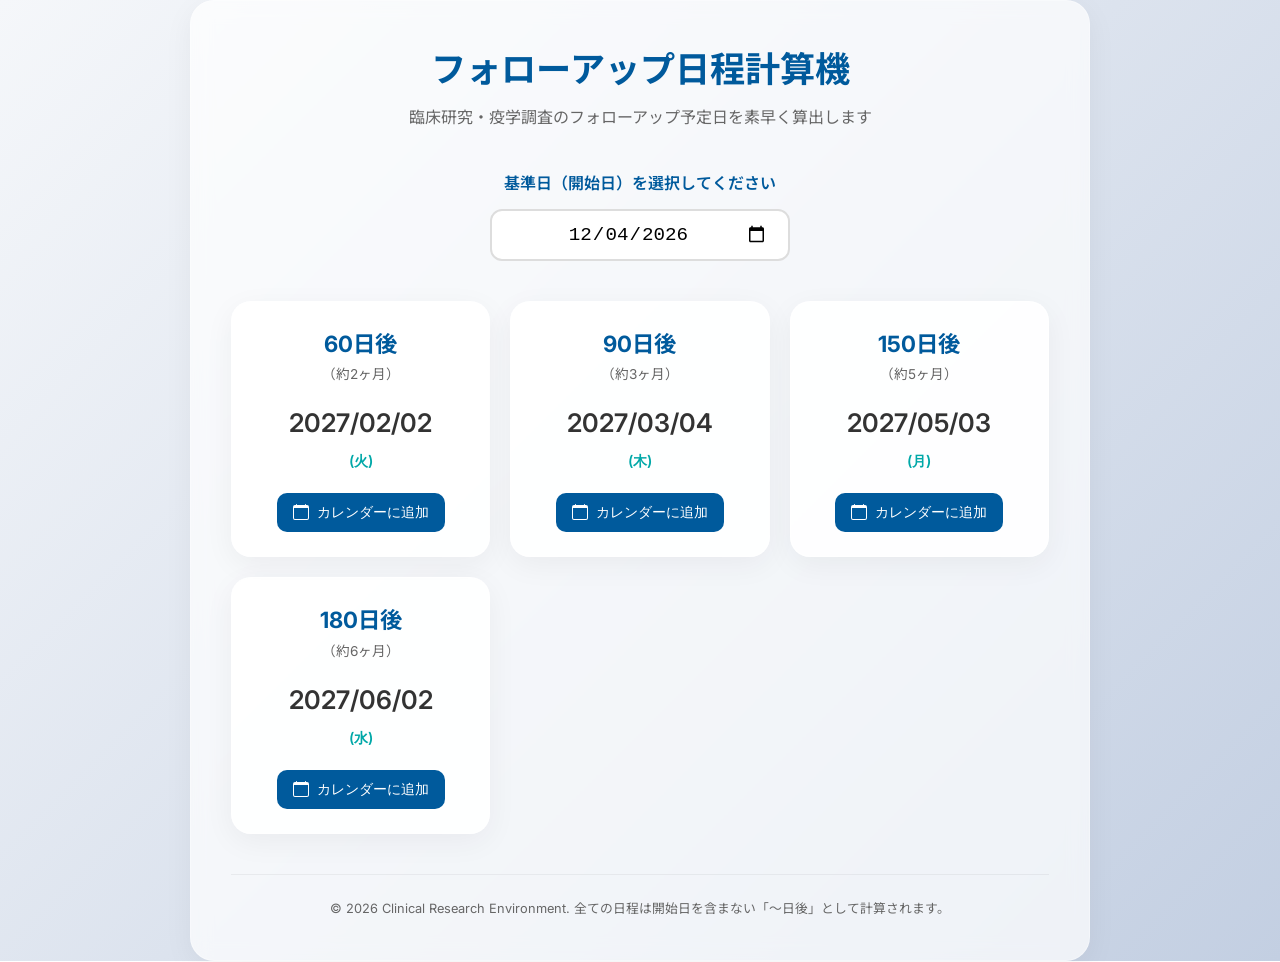
<file: projects/followup-date-calculator/index.html>
<!DOCTYPE html>
<html lang="ja">
<head>
    <meta charset="UTF-8">
    <meta name="viewport" content="width=device-width, initial-scale=1.0">
    <title>フォローアップ日程計算機 | 臨床研究ツール</title>
    <link rel="stylesheet" href="style.css">
    <link rel="preconnect" href="https://fonts.googleapis.com">
    <link rel="preconnect" href="https://fonts.gstatic.com" crossorigin>
    <link href="https://fonts.googleapis.com/css2?family=Inter:wght@400;600&family=Noto+Sans+JP:wght@400;700&display=swap" rel="stylesheet">
</head>
<body>
    <div class="container">
        <header>
            <h1>フォローアップ日程計算機</h1>
            <p class="subtitle">臨床研究・疫学調査のフォローアップ予定日を素早く算出します</p>
        </header>

        <section class="input-section">
            <div class="input-group">
                <label for="startDate">基準日（開始日）を選択してください</label>
                <input type="date" id="startDate" class="date-picker">
            </div>
        </section>

        <section class="results-grid" id="results">
            <!-- 60 Days -->
            <div class="card" data-days="60">
                <div class="card-header">
                    <span class="days-label">60日後</span>
                    <span class="approx-months">（約2ヶ月）</span>
                </div>
                <div class="date-display">
                    <span class="calc-date">----/--/--</span>
                    <span class="day-of-week">(-)</span>
                </div>
                <button class="btn-calendar" onclick="downloadICS(60)">
                    <svg xmlns="http://www.w3.org/2000/svg" width="16" height="16" fill="currentColor" viewBox="0 0 16 16">
                        <path d="M3.5 0a.5.5 0 0 1 .5.5V1h8V.5a.5.5 0 0 1 1 0V1h1a2 2 0 0 1 2 2v11a2 2 0 0 1-2 2H2a2 2 0 0 1-2-2V3a2 2 0 0 1 2-2h1V.5a.5.5 0 0 1 .5-.5zM1 4v10a1 1 0 0 0 1 1h12a1 1 0 0 0 1-1V4H1z"/>
                    </svg>
                    カレンダーに追加
                </button>
            </div>

            <!-- 90 Days -->
            <div class="card" data-days="90">
                <div class="card-header">
                    <span class="days-label">90日後</span>
                    <span class="approx-months">（約3ヶ月）</span>
                </div>
                <div class="date-display">
                    <span class="calc-date">----/--/--</span>
                    <span class="day-of-week">(-)</span>
                </div>
                <button class="btn-calendar" onclick="downloadICS(90)">
                    <svg xmlns="http://www.w3.org/2000/svg" width="16" height="16" fill="currentColor" viewBox="0 0 16 16">
                        <path d="M3.5 0a.5.5 0 0 1 .5.5V1h8V.5a.5.5 0 0 1 1 0V1h1a2 2 0 0 1 2 2v11a2 2 0 0 1-2 2H2a2 2 0 0 1-2-2V3a2 2 0 0 1 2-2h1V.5a.5.5 0 0 1 .5-.5zM1 4v10a1 1 0 0 0 1 1h12a1 1 0 0 0 1-1V4H1z"/>
                    </svg>
                    カレンダーに追加
                </button>
            </div>

            <!-- 150 Days -->
            <div class="card" data-days="150">
                <div class="card-header">
                    <span class="days-label">150日後</span>
                    <span class="approx-months">（約5ヶ月）</span>
                </div>
                <div class="date-display">
                    <span class="calc-date">----/--/--</span>
                    <span class="day-of-week">(-)</span>
                </div>
                <button class="btn-calendar" onclick="downloadICS(150)">
                    <svg xmlns="http://www.w3.org/2000/svg" width="16" height="16" fill="currentColor" viewBox="0 0 16 16">
                        <path d="M3.5 0a.5.5 0 0 1 .5.5V1h8V.5a.5.5 0 0 1 1 0V1h1a2 2 0 0 1 2 2v11a2 2 0 0 1-2 2H2a2 2 0 0 1-2-2V3a2 2 0 0 1 2-2h1V.5a.5.5 0 0 1 .5-.5zM1 4v10a1 1 0 0 0 1 1h12a1 1 0 0 0 1-1V4H1z"/>
                    </svg>
                    カレンダーに追加
                </button>
            </div>

            <!-- 180 Days -->
            <div class="card" data-days="180">
                <div class="card-header">
                    <span class="days-label">180日後</span>
                    <span class="approx-months">（約6ヶ月）</span>
                </div>
                <div class="date-display">
                    <span class="calc-date">----/--/--</span>
                    <span class="day-of-week">(-)</span>
                </div>
                <button class="btn-calendar" onclick="downloadICS(180)">
                    <svg xmlns="http://www.w3.org/2000/svg" width="16" height="16" fill="currentColor" viewBox="0 0 16 16">
                        <path d="M3.5 0a.5.5 0 0 1 .5.5V1h8V.5a.5.5 0 0 1 1 0V1h1a2 2 0 0 1 2 2v11a2 2 0 0 1-2 2H2a2 2 0 0 1-2-2V3a2 2 0 0 1 2-2h1V.5a.5.5 0 0 1 .5-.5zM1 4v10a1 1 0 0 0 1 1h12a1 1 0 0 0 1-1V4H1z"/>
                    </svg>
                    カレンダーに追加
                </button>
            </div>
        </section>

        <footer>
            <p>&copy; 2026 Clinical Research Environment. 全ての日程は開始日を含まない「～日後」として計算されます。</p>
        </footer>
    </div>
    <script src="script.js"></script>
</body>
</html>
</file>
<file: projects/followup-date-calculator/style.css>
:root {
    --primary-color: #005a9c; /* Clinical Blue */
    --accent-color: #00a8a8; /* Soft Teal */
    --bg-gradient: linear-gradient(135deg, #f5f7fa 0%, #c3cfe2 100%);
    --card-bg: rgba(255, 255, 255, 0.9);
    --text-main: #333;
    --text-dim: #666;
    --shadow-soft: 0 8px 30px rgba(0, 0, 0, 0.05);
    --shadow-hover: 0 15px 45px rgba(0, 0, 0, 0.1);
}

* {
    box-sizing: border-box;
    margin: 0;
    padding: 0;
}

body {
    font-family: 'Inter', 'Noto Sans JP', -apple-system, BlinkMacSystemFont, "Segoe UI", Roboto, sans-serif;
    background: var(--bg-gradient);
    min-height: 100vh;
    display: flex;
    justify-content: center;
    align-items: center;
    color: var(--text-main);
    line-height: 1.6;
}

.container {
    width: 90%;
    max-width: 900px;
    padding: 40px;
    background: rgba(255, 255, 255, 0.7);
    backdrop-filter: blur(10px);
    border-radius: 24px;
    box-shadow: var(--shadow-soft);
    border: 1px solid rgba(255, 255, 255, 0.3);
}

header {
    text-align: center;
    margin-bottom: 40px;
}

h1 {
    font-size: 2.2rem;
    color: var(--primary-color);
    margin-bottom: 8px;
    font-weight: 700;
}

.subtitle {
    color: var(--text-dim);
    font-size: 1rem;
}

.input-section {
    display: flex;
    justify-content: center;
    margin-bottom: 40px;
}

.input-group {
    display: flex;
    flex-direction: column;
    align-items: center;
    width: 100%;
}

.input-group label {
    margin-bottom: 12px;
    font-weight: 600;
    color: var(--primary-color);
}

.date-picker {
    width: 100%;
    max-width: 300px;
    padding: 12px 20px;
    font-size: 1.2rem;
    border: 2px solid #ddd;
    border-radius: 12px;
    outline: none;
    transition: all 0.3s ease;
    text-align: center;
    background: white;
}

.date-picker:focus {
    border-color: var(--primary-color);
    box-shadow: 0 0 0 4px rgba(0, 90, 156, 0.1);
}

.results-grid {
    display: grid;
    grid-template-columns: repeat(auto-fit, minmax(200px, 1fr));
    gap: 20px;
    margin-bottom: 40px;
}

.card {
    background: var(--card-bg);
    padding: 24px;
    border-radius: 20px;
    box-shadow: var(--shadow-soft);
    transition: all 0.3s cubic-bezier(0.4, 0, 0.2, 1);
    display: flex;
    flex-direction: column;
    align-items: center;
    text-align: center;
    border: 1px solid rgba(255, 255, 255, 0.5);
    animation: fadeIn 0.5s ease-out forwards;
}

.card:hover {
    transform: translateY(-8px);
    box-shadow: var(--shadow-hover);
    background: white;
}

.card-header {
    margin-bottom: 16px;
}

.days-label {
    font-size: 1.4rem;
    font-weight: 700;
    display: block;
    color: var(--primary-color);
}

.approx-months {
    font-size: 0.85rem;
    color: var(--text-dim);
}

.date-display {
    margin-bottom: 20px;
    font-family: 'Inter', monospace;
}

.calc-date {
    font-size: 1.6rem;
    font-weight: 600;
    display: block;
    margin-bottom: 4px;
}

.day-of-week {
    font-size: 0.9rem;
    color: var(--accent-color);
    font-weight: 600;
}

.btn-calendar {
    background: var(--primary-color);
    color: white;
    border: none;
    padding: 10px 16px;
    border-radius: 10px;
    cursor: pointer;
    font-size: 0.9rem;
    display: flex;
    align-items: center;
    gap: 8px;
    transition: background 0.2s ease;
}

.btn-calendar:hover {
    background: #004578;
}

.btn-calendar svg {
    margin-top: -2px;
}

footer {
    text-align: center;
    border-top: 1px solid rgba(0, 0, 0, 0.05);
    padding-top: 24px;
}

footer p {
    font-size: 0.8rem;
    color: var(--text-dim);
}

@keyframes fadeIn {
    from { opacity: 0; transform: translateY(10px); }
    to { opacity: 1; transform: translateY(0); }
}

@media (max-width: 600px) {
    .container {
        padding: 20px;
        width: 95%;
    }
    h1 { font-size: 1.6rem; }
    .results-grid {
        grid-template-columns: 1fr;
    }
}
</file>
